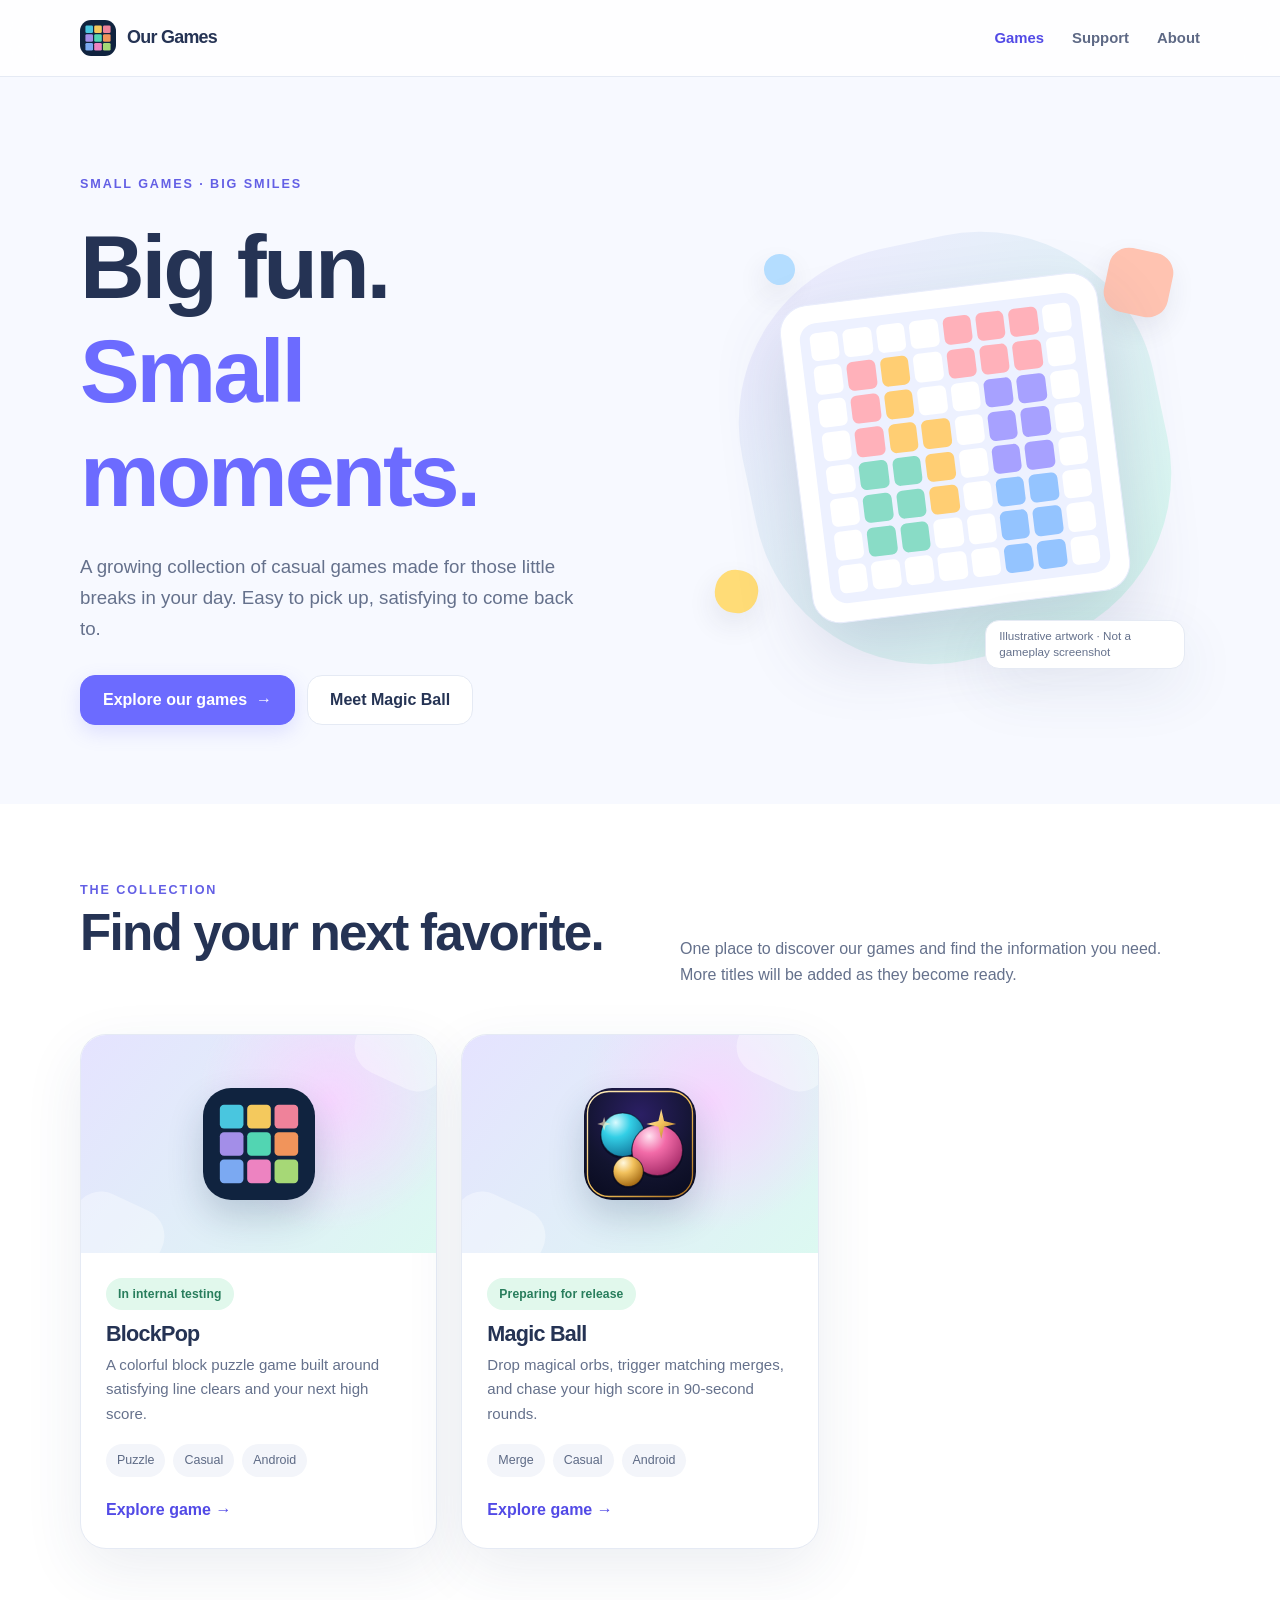
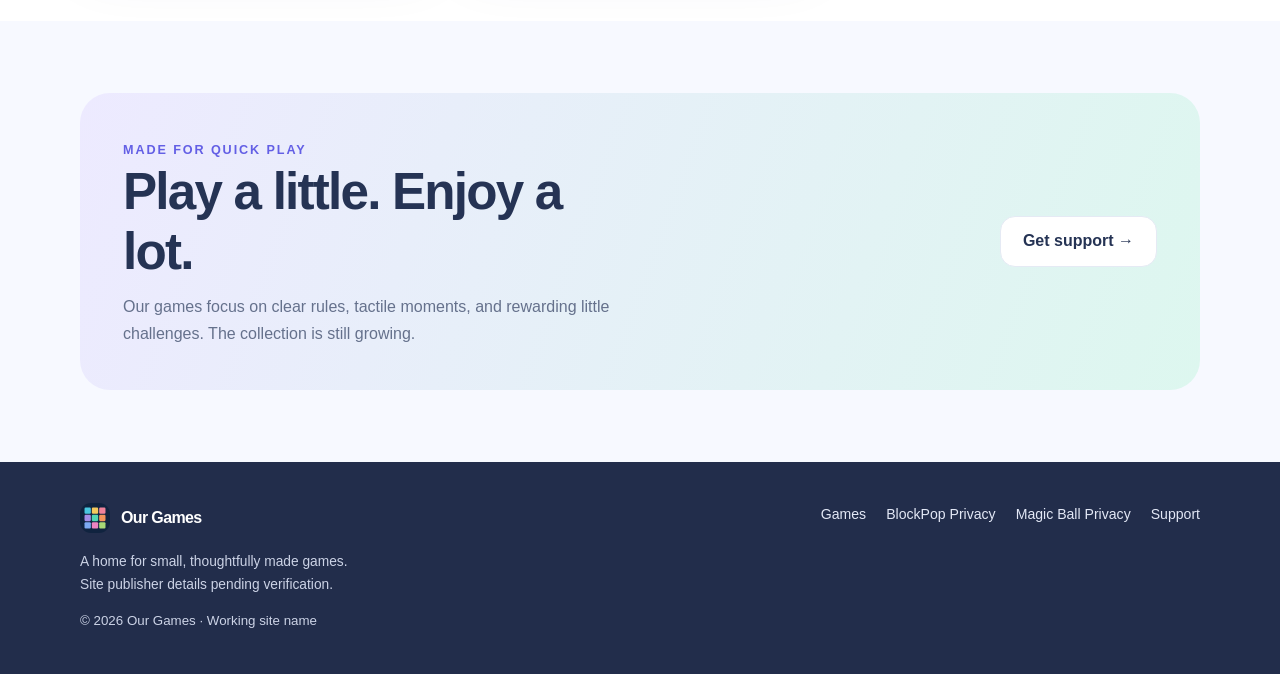
<file: index.html>
<!doctype html>
<html lang="en">
<head>
<meta charset="utf-8"><meta name="viewport" content="width=device-width,initial-scale=1">
<meta name="description" content="Discover BlockPop and Magic Ball, our growing collection of casual games. Browse details, privacy policies, and support.">
<title>Discover casual games | Our Games</title>
<link rel="icon" type="image/svg+xml" href="assets/blockpop-icon.svg">
<link rel="stylesheet" href="assets/styles.css">
</head>
<body>
<a class="skip" href="#main">Skip to content</a>
<header class="site-header"><div class="container topbar">
  <a class="brand" href="./" aria-label="Our Games home"><img class="brand-icon" src="assets/blockpop-icon.svg" alt="">Our Games</a>
  <nav class="main-nav" aria-label="Main navigation">
    <a href="./#games" aria-current="page">Games</a>
    <a href="support.html">Support</a>
    <a href="./#about">About</a>
  </nav>
</div></header>
<main id="main">
<section class="hero"><div class="container hero-layout">
  <div><span class="eyebrow">Small games · Big smiles</span>
    <h1>Big fun.<br><span class="accent">Small moments.</span></h1>
    <p class="lede">A growing collection of casual games made for those little breaks in your day. Easy to pick up, satisfying to come back to.</p>
    <div class="actions"><a class="button" href="#games">Explore our games <span aria-hidden="true">→</span></a><a class="button ghost" href="magicball/">Meet Magic Ball</a></div>
  </div>
  <div class="hero-visual" aria-label="Decorative illustration inspired by colorful block puzzles">
    <span class="float-dot dot-1" aria-hidden="true"></span><span class="float-dot dot-2" aria-hidden="true"></span><span class="float-dot dot-3" aria-hidden="true"></span>
    <div class="game-board" aria-hidden="true"><div class="board-grid" data-board></div></div>
    <span class="board-caption">Illustrative artwork · Not a gameplay screenshot</span>
  </div>
</div></section>
<section class="section section-alt" id="games"><div class="container">
  <div class="section-head"><div><span class="eyebrow">The collection</span><h2>Find your next favorite.</h2></div>
    <p>One place to discover our games and find the information you need. More titles will be added as they become ready.</p>
  </div>
  <div class="games" data-game-catalog>
    <article class="game-card"><div class="game-card-art"><img class="game-icon" src="assets/blockpop-icon.svg" width="112" height="112" alt="BlockPop app icon"></div>
      <div class="game-card-copy"><span class="badge mint">In internal testing</span><h3>BlockPop</h3>
      <p>A colorful block puzzle game built around satisfying line clears and your next high score.</p>
      <div class="pill-row"><span class="pill">Puzzle</span><span class="pill">Casual</span><span class="pill">Android</span></div>
      <a class="text-link" href="blockpop/">Explore game →</a></div>
    </article>
    <article class="game-card"><div class="game-card-art"><img class="game-icon" src="assets/magicball-icon.svg" width="112" height="112" alt="Magic Ball project vector artwork"></div>
      <div class="game-card-copy"><span class="badge peach">Preparing for release</span><h3>Magic Ball</h3>
      <p>Drop magical orbs, trigger matching merges, and chase your high score in 90-second rounds.</p>
      <div class="pill-row"><span class="pill">Merge</span><span class="pill">Casual</span><span class="pill">Android</span></div>
      <a class="text-link" href="magicball/">Explore game →</a></div>
    </article>
  </div>
</div></section>
<section class="section" id="about"><div class="container">
  <div class="info-strip"><div><span class="eyebrow">Made for quick play</span>
  <h2>Play a little. Enjoy a lot.</h2><p>Our games focus on clear rules, tactile moments, and rewarding little challenges. The collection is still growing.</p></div>
  <a class="button ghost" href="support.html">Get support →</a></div>
</div></section>
<script src="assets/site.js" defer></script>
</main>
<footer class="footer"><div class="container footer-inner">
  <div><a class="brand" href="./"><img class="brand-icon" src="assets/blockpop-icon.svg" alt="">Our Games</a><p class="small" style="max-width:390px;margin:10px 0">A home for small, thoughtfully made games.<br>Site publisher details pending verification.</p><small>© 2026 Our Games · Working site name</small></div>
  <nav class="footer-links" aria-label="Footer navigation">
    <a href="#games">Games</a>
    <a href="blockpop/privacy.html">BlockPop Privacy</a>
    <a href="magicball/privacy.html">Magic Ball Privacy</a>
    <a href="support.html">Support</a>
  </nav>
</div></footer>
</body></html>
</file>
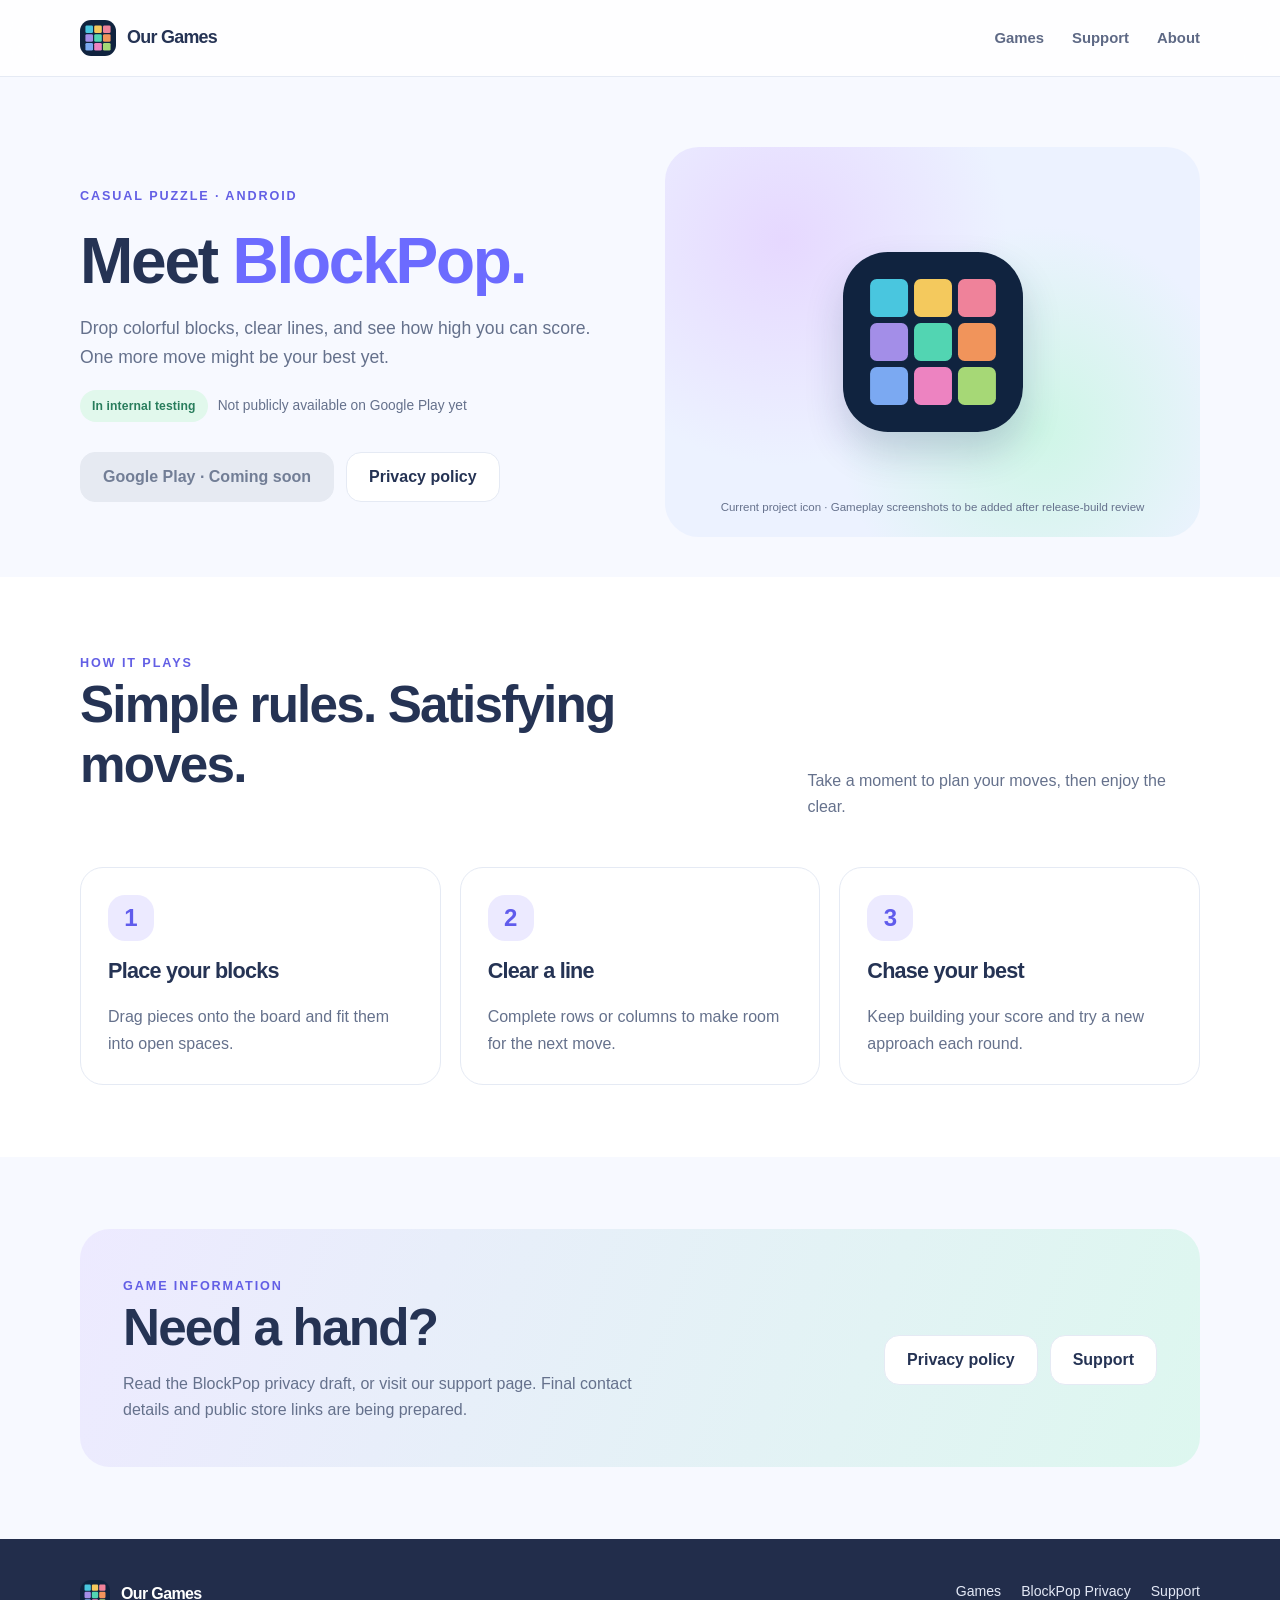
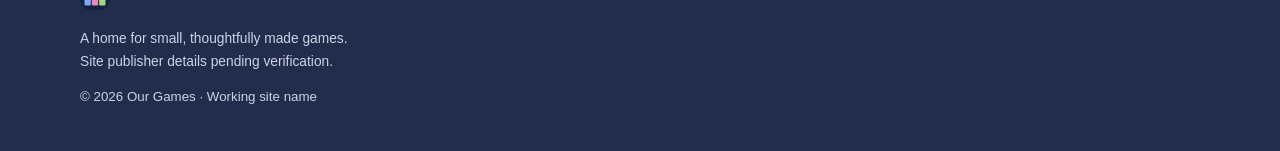
<file: blockpop/index.html>
<!doctype html>
<html lang="en">
<head>
<meta charset="utf-8"><meta name="viewport" content="width=device-width,initial-scale=1">
<meta name="description" content="BlockPop is a casual block puzzle game for Android, currently in internal testing.">
<title>BlockPop — Colorful Block Puzzle | Our Games</title>
<link rel="icon" type="image/svg+xml" href="../assets/blockpop-icon.svg">
<link rel="stylesheet" href="../assets/styles.css">
</head>
<body>
<a class="skip" href="#main">Skip to content</a>
<header class="site-header"><div class="container topbar">
  <a class="brand" href="../" aria-label="Our Games home"><img class="brand-icon" src="../assets/blockpop-icon.svg" alt="">Our Games</a>
  <nav class="main-nav" aria-label="Main navigation">
    <a href="../#games">Games</a>
    <a href="../support.html">Support</a>
    <a href="../#about">About</a>
  </nav>
</div></header>
<main id="main">
<section class="page-hero"><div class="container feature-hero">
  <div><span class="eyebrow">Casual puzzle · Android</span>
    <h1>Meet <span class="accent">BlockPop.</span></h1>
    <p>Drop colorful blocks, clear lines, and see how high you can score. One more move might be your best yet.</p>
    <div class="status-line"><span class="badge mint">In internal testing</span><span class="small muted">Not publicly available on Google Play yet</span></div>
    <div class="actions"><span class="button disabled" role="status" aria-label="Google Play download not yet available">Google Play · Coming soon</span><a class="button ghost" href="privacy.html">Privacy policy</a></div>
  </div>
  <div class="feature-art"><img src="../assets/blockpop-icon.svg" width="180" height="180" alt="BlockPop project app icon">
    <span class="art-note">Current project icon · Gameplay screenshots to be added after release-build review</span></div>
</div></section>
<section class="section section-alt"><div class="container">
  <div class="section-head"><div><span class="eyebrow">How it plays</span><h2>Simple rules. Satisfying moves.</h2></div>
  <p>Take a moment to plan your moves, then enjoy the clear.</p></div>
  <div class="three-up">
    <article class="feature-box"><div class="feature-icon" aria-hidden="true">1</div><h3>Place your blocks</h3><p>Drag pieces onto the board and fit them into open spaces.</p></article>
    <article class="feature-box"><div class="feature-icon" aria-hidden="true">2</div><h3>Clear a line</h3><p>Complete rows or columns to make room for the next move.</p></article>
    <article class="feature-box"><div class="feature-icon" aria-hidden="true">3</div><h3>Chase your best</h3><p>Keep building your score and try a new approach each round.</p></article>
  </div>
</div></section>
<section class="section"><div class="container">
  <div class="info-strip"><div><span class="eyebrow">Game information</span><h2>Need a hand?</h2>
  <p>Read the BlockPop privacy draft, or visit our support page. Final contact details and public store links are being prepared.</p></div>
  <div class="link-list"><a href="privacy.html" class="button ghost">Privacy policy</a><a href="../support.html" class="button ghost">Support</a></div></div>
</div></section>
</main>
<footer class="footer"><div class="container footer-inner">
  <div><a class="brand" href="../"><img class="brand-icon" src="../assets/blockpop-icon.svg" alt="">Our Games</a><p class="small" style="max-width:390px;margin:10px 0">A home for small, thoughtfully made games.<br>Site publisher details pending verification.</p><small>© 2026 Our Games · Working site name</small></div>
  <nav class="footer-links" aria-label="Footer navigation">
    <a href="../#games">Games</a>
    <a href="../blockpop/privacy.html">BlockPop Privacy</a>
    <a href="../support.html">Support</a>
  </nav>
</div></footer>
</body></html>
</file>
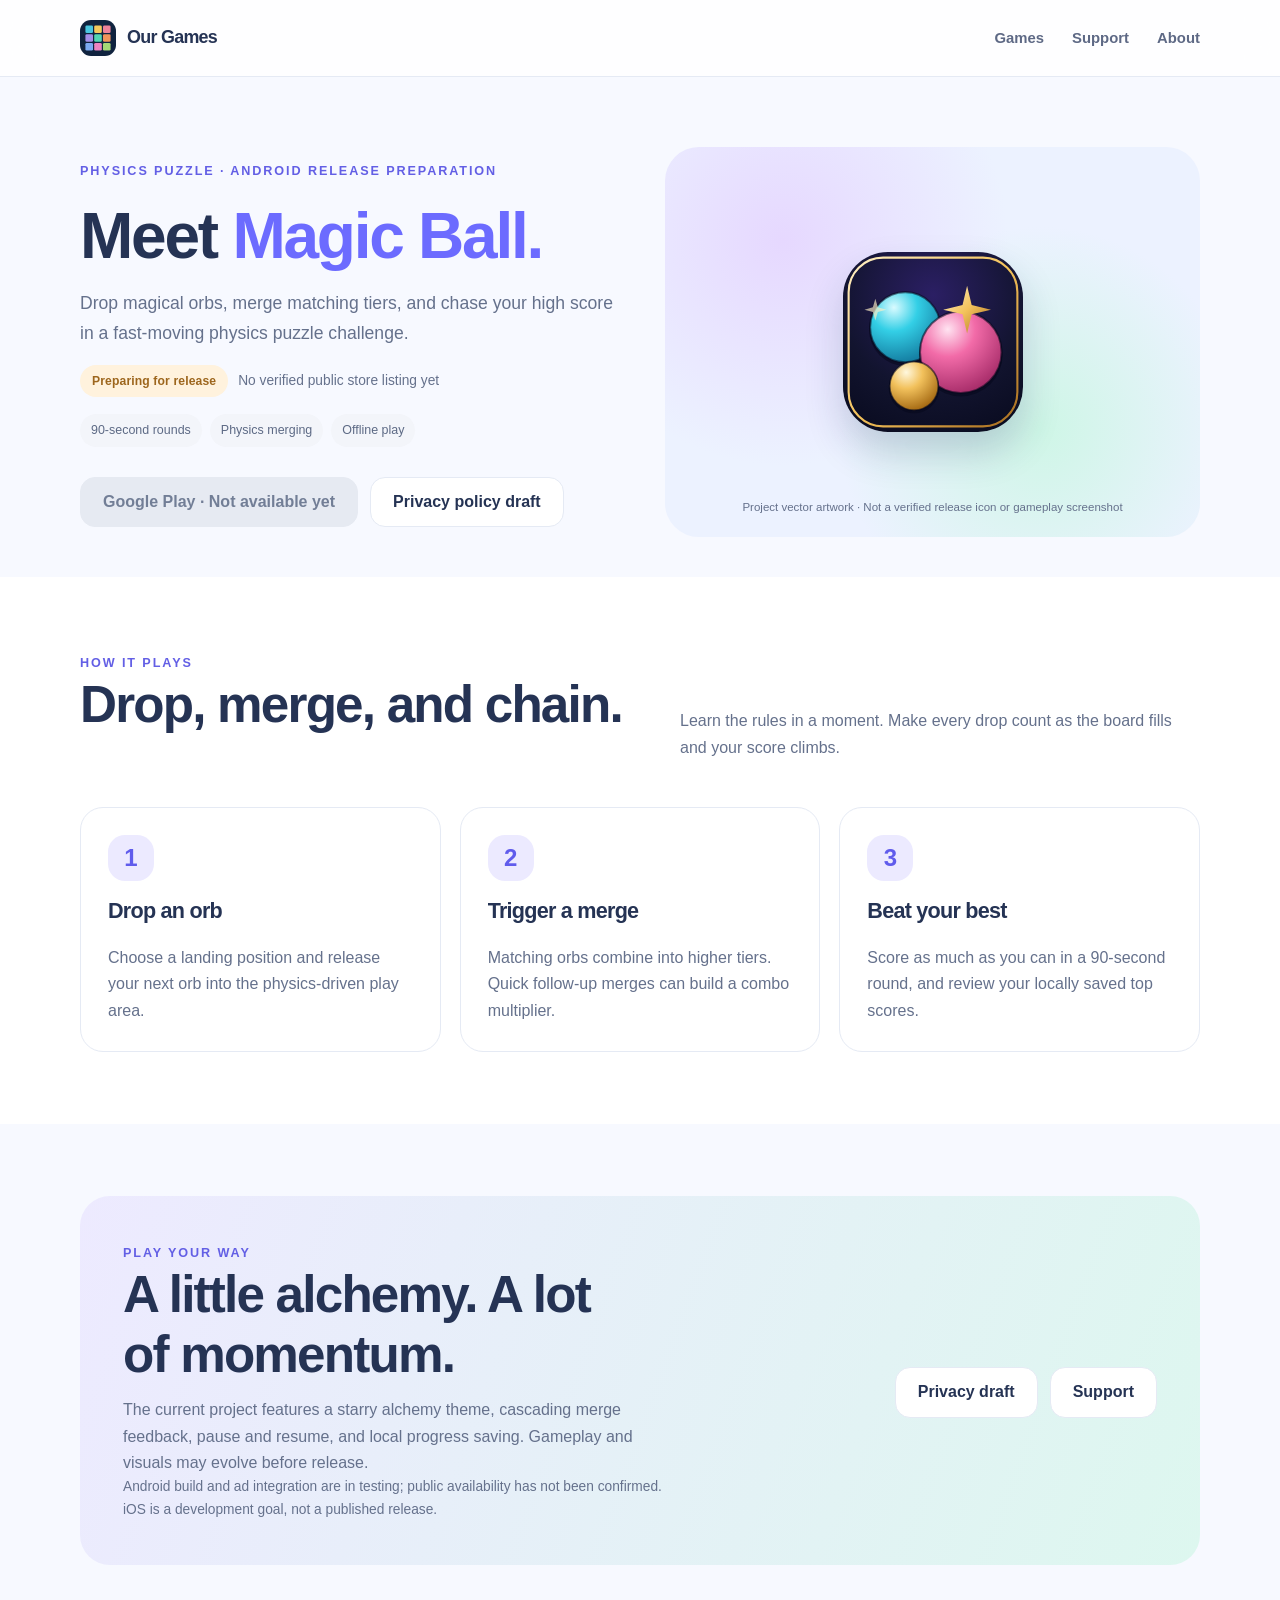
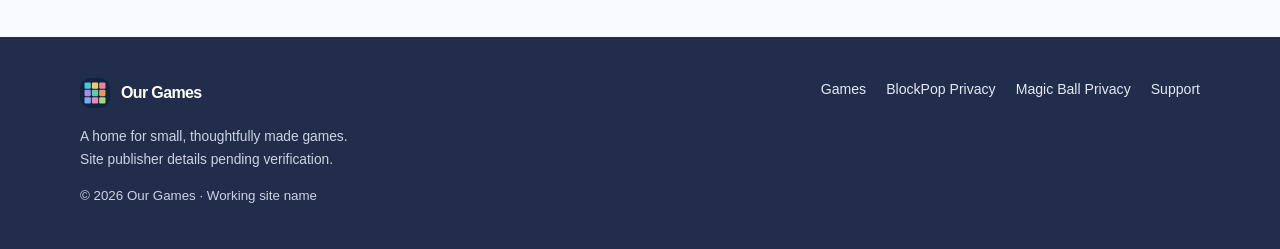
<file: magicball/index.html>
<!doctype html>
<html lang="en">
<head>
<meta charset="utf-8"><meta name="viewport" content="width=device-width,initial-scale=1">
<meta name="description" content="Explore Magic Ball, a fast-paced 90-second physics merge puzzle game with cascading merges and offline high scores. Currently preparing for release.">
<title>Magic Ball — Physics Merge Puzzle | Our Games</title>
<link rel="icon" type="image/svg+xml" href="../assets/magicball-icon.svg">
<link rel="stylesheet" href="../assets/styles.css">
</head>
<body>
<a class="skip" href="#main">Skip to content</a>
<header class="site-header"><div class="container topbar">
  <a class="brand" href="../" aria-label="Our Games home"><img class="brand-icon" src="../assets/blockpop-icon.svg" alt="">Our Games</a>
  <nav class="main-nav" aria-label="Main navigation">
    <a href="../#games">Games</a>
    <a href="../support.html">Support</a>
    <a href="../#about">About</a>
  </nav>
</div></header>
<main id="main">

<section class="page-hero"><div class="container feature-hero">
  <div>
    <span class="eyebrow">Physics puzzle · Android release preparation</span>
    <h1>Meet <span class="accent">Magic Ball.</span></h1>
    <p>Drop magical orbs, merge matching tiers, and chase your high score in a fast-moving physics puzzle challenge.</p>
    <div class="status-line"><span class="badge peach">Preparing for release</span><span class="small muted">No verified public store listing yet</span></div>
    <div class="pill-row"><span class="pill">90-second rounds</span><span class="pill">Physics merging</span><span class="pill">Offline play</span></div>
    <div class="actions">
      <span class="button disabled" role="status" aria-label="Store download not yet available">Google Play · Not available yet</span>
      <a class="button ghost" href="privacy.html">Privacy policy draft</a>
    </div>
  </div>
  <div class="feature-art">
    <img src="../assets/magicball-icon.svg" width="180" height="180" alt="Merge Drop project vector artwork: colorful magical orbs">
    <span class="art-note">Project vector artwork · Not a verified release icon or gameplay screenshot</span>
  </div>
</div></section>
<section class="section section-alt"><div class="container">
  <div class="section-head"><div><span class="eyebrow">How it plays</span><h2>Drop, merge, and chain.</h2></div>
    <p>Learn the rules in a moment. Make every drop count as the board fills and your score climbs.</p></div>
  <div class="three-up">
    <article class="feature-box"><div class="feature-icon" aria-hidden="true">1</div><h3>Drop an orb</h3><p>Choose a landing position and release your next orb into the physics-driven play area.</p></article>
    <article class="feature-box"><div class="feature-icon" aria-hidden="true">2</div><h3>Trigger a merge</h3><p>Matching orbs combine into higher tiers. Quick follow-up merges can build a combo multiplier.</p></article>
    <article class="feature-box"><div class="feature-icon" aria-hidden="true">3</div><h3>Beat your best</h3><p>Score as much as you can in a 90-second round, and review your locally saved top scores.</p></article>
  </div>
</div></section>
<section class="section"><div class="container">
  <div class="info-strip">
    <div><span class="eyebrow">Play your way</span><h2>A little alchemy. A lot of momentum.</h2>
      <p>The current project features a starry alchemy theme, cascading merge feedback, pause and resume, and local progress saving. Gameplay and visuals may evolve before release.</p>
      <p class="small">Android build and ad integration are in testing; public availability has not been confirmed. iOS is a development goal, not a published release.</p>
    </div>
    <div class="link-list"><a class="button ghost" href="privacy.html">Privacy draft</a><a class="button ghost" href="../support.html">Support</a></div>
  </div>
</div></section>

</main>
<footer class="footer"><div class="container footer-inner">
  <div><a class="brand" href="../"><img class="brand-icon" src="../assets/blockpop-icon.svg" alt="">Our Games</a><p class="small" style="max-width:390px;margin:10px 0">A home for small, thoughtfully made games.<br>Site publisher details pending verification.</p><small>© 2026 Our Games · Working site name</small></div>
  <nav class="footer-links" aria-label="Footer navigation">
    <a href="../#games">Games</a>
    <a href="../blockpop/privacy.html">BlockPop Privacy</a>
    <a href="privacy.html">Magic Ball Privacy</a>
    <a href="../support.html">Support</a>
  </nav>
</div></footer>
</body></html>
</file>
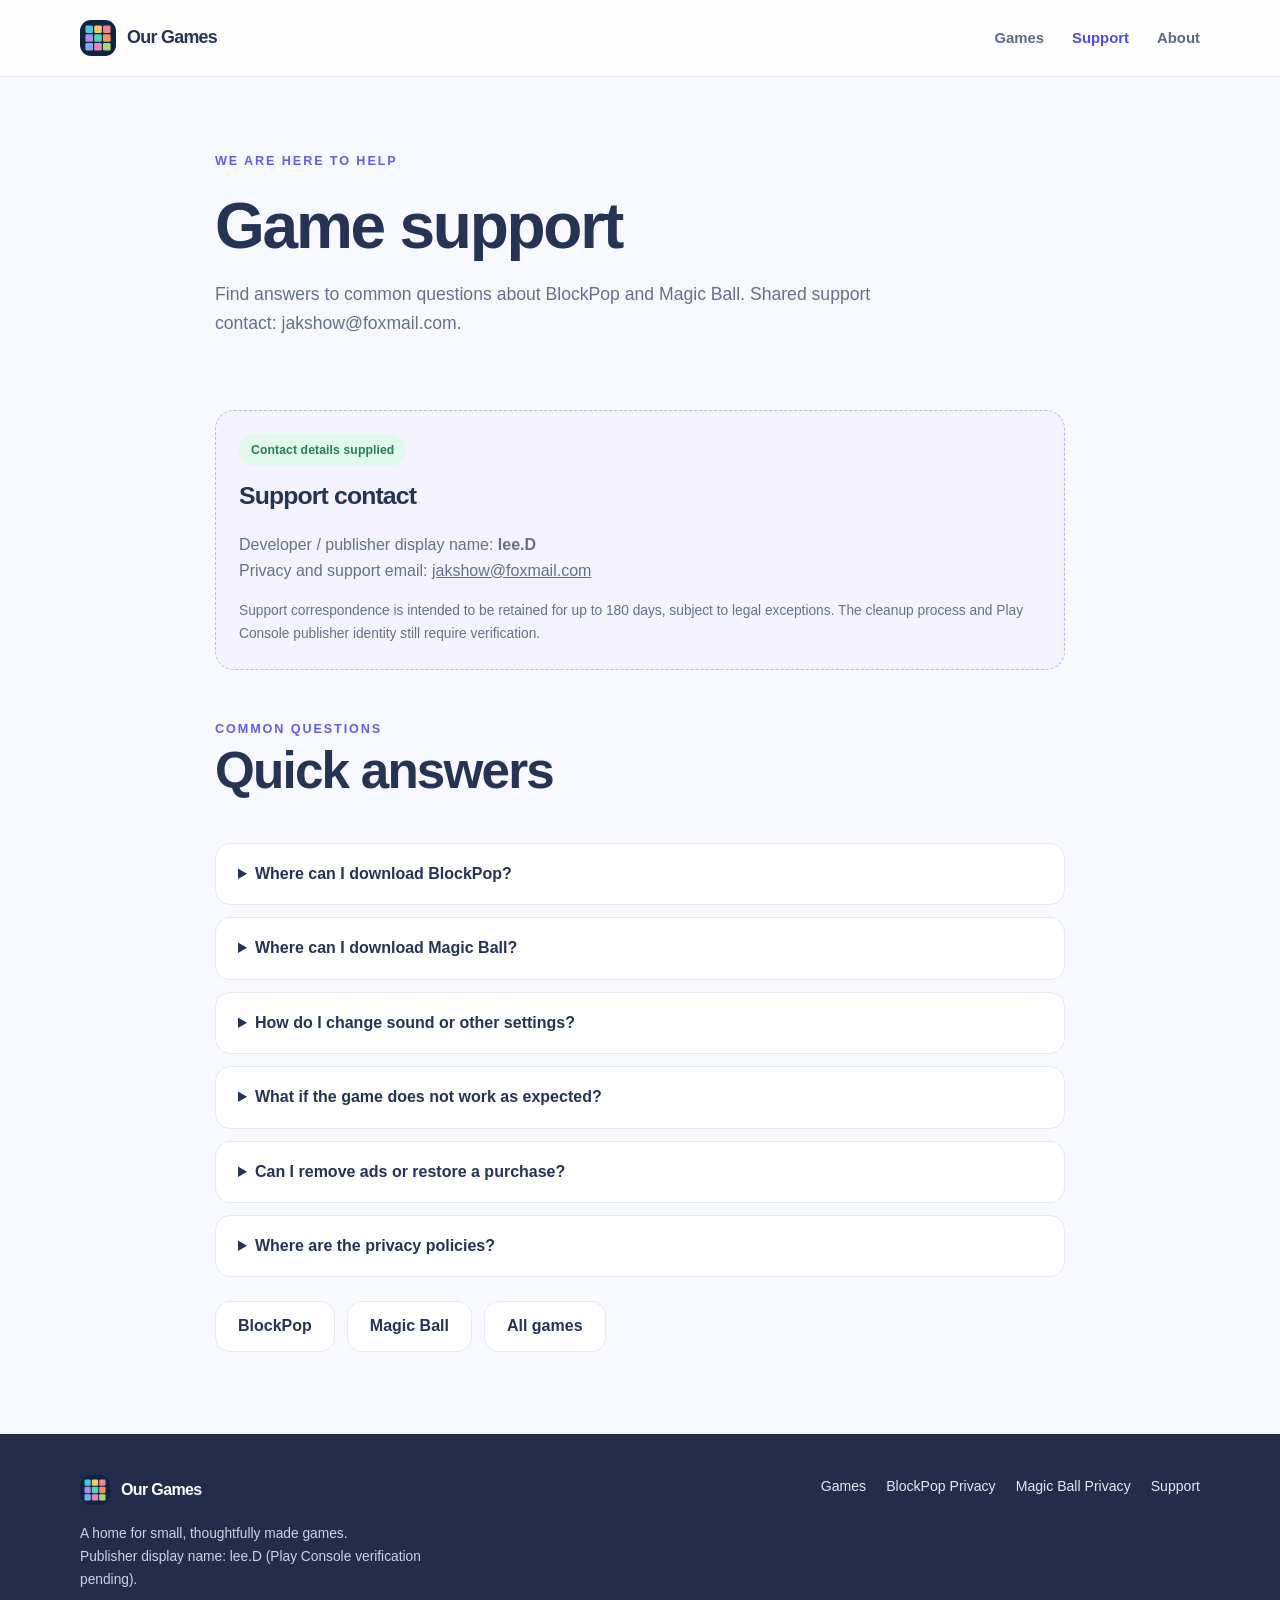
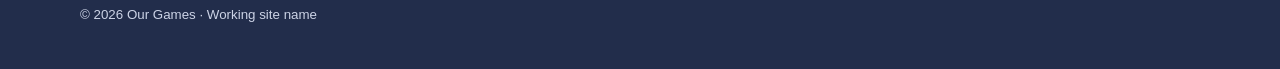
<file: support.html>
<!doctype html>
<html lang="en">
<head>
<meta charset="utf-8"><meta name="viewport" content="width=device-width,initial-scale=1">
<meta name="description" content="Find help for BlockPop, Magic Ball and our casual games. Publisher contact supplied; privacy and support disclosures are still in review.">
<title>Support | Our Games</title>
<link rel="icon" type="image/svg+xml" href="assets/blockpop-icon.svg">
<link rel="stylesheet" href="assets/styles.css">
</head>
<body>
<a class="skip" href="#main">Skip to content</a>
<header class="site-header"><div class="container topbar">
  <a class="brand" href="./" aria-label="Our Games home"><img class="brand-icon" src="assets/blockpop-icon.svg" alt="">Our Games</a>
  <nav class="main-nav" aria-label="Main navigation">
    <a href="./#games">Games</a>
    <a href="support.html" aria-current="page">Support</a>
    <a href="./#about">About</a>
  </nav>
</div></header>
<main id="main">
<section class="page-hero"><div class="container readable"><span class="eyebrow">We are here to help</span><h1>Game support</h1>
<p>Find answers to common questions about BlockPop and Magic Ball. Shared support contact: jakshow@foxmail.com.</p></div></section>
<section class="page-content"><div class="container readable">
  <div class="contact-panel"><span class="badge mint">Contact details supplied</span>
  <h2 style="font-size:1.55rem;margin-top:16px">Support contact</h2><p>Developer / publisher display name: <strong>lee.D</strong><br>Privacy and support email: <a href="mailto:jakshow@foxmail.com">jakshow@foxmail.com</a></p>
  <p class="small">Support correspondence is intended to be retained for up to 180 days, subject to legal exceptions. The cleanup process and Play Console publisher identity still require verification.</p></div>
  <div style="margin-top:45px"><span class="eyebrow">Common questions</span><h2>Quick answers</h2></div>
  <div class="faq">
    <details><summary>Where can I download BlockPop?</summary><p>BlockPop is currently in internal testing. A verified official store link will be added when the game is publicly available. We do not provide unofficial APK downloads here.</p></details>
    <details><summary>Where can I download Magic Ball?</summary><p>Magic Ball (Merge Drop) is preparing for release. An Android bundle has been built for testing, but an accessible public Google Play listing has not been verified. Do not download unofficial APKs.</p></details>
    <details><summary>How do I change sound or other settings?</summary><p>Open the in-game settings menu to adjust sound, music, and vibration where supported by your installed build.</p></details>
    <details><summary>What if the game does not work as expected?</summary><p>Try restarting the game and checking your device's available storage. When contacting support, include your game version, Android version, device model, and a short description of the issue. Do not share passwords or payment card numbers.</p></details>
    <details><summary>Can I remove ads or restore a purchase?</summary><p>Purchase and restore flows are under testing. Availability depends on the installed release and actual Google Play configuration; no live purchase or restore capability is promised yet.</p></details>
    <details><summary>Where are the privacy policies?</summary><p>See the <a href="blockpop/privacy.html">BlockPop privacy draft</a> and <a href="magicball/privacy.html">Magic Ball privacy draft</a>. The shared contact is provided; final SDK data disclosures still require review before Play submission.</p></details>
  </div>
  <div class="link-list"><a class="button ghost" href="blockpop/">BlockPop</a><a class="button ghost" href="magicball/">Magic Ball</a><a class="button ghost" href="./">All games</a></div>
</div></section>
</main>
<footer class="footer"><div class="container footer-inner">
  <div><a class="brand" href="./"><img class="brand-icon" src="assets/blockpop-icon.svg" alt="">Our Games</a><p class="small" style="max-width:390px;margin:10px 0">A home for small, thoughtfully made games.<br>Publisher display name: lee.D (Play Console verification pending).</p><small>© 2026 Our Games · Working site name</small></div>
  <nav class="footer-links" aria-label="Footer navigation">
    <a href="./#games">Games</a>
    <a href="blockpop/privacy.html">BlockPop Privacy</a>
    <a href="magicball/privacy.html">Magic Ball Privacy</a>
    <a href="support.html">Support</a>
  </nav>
</div></footer>
</body></html>
</file>
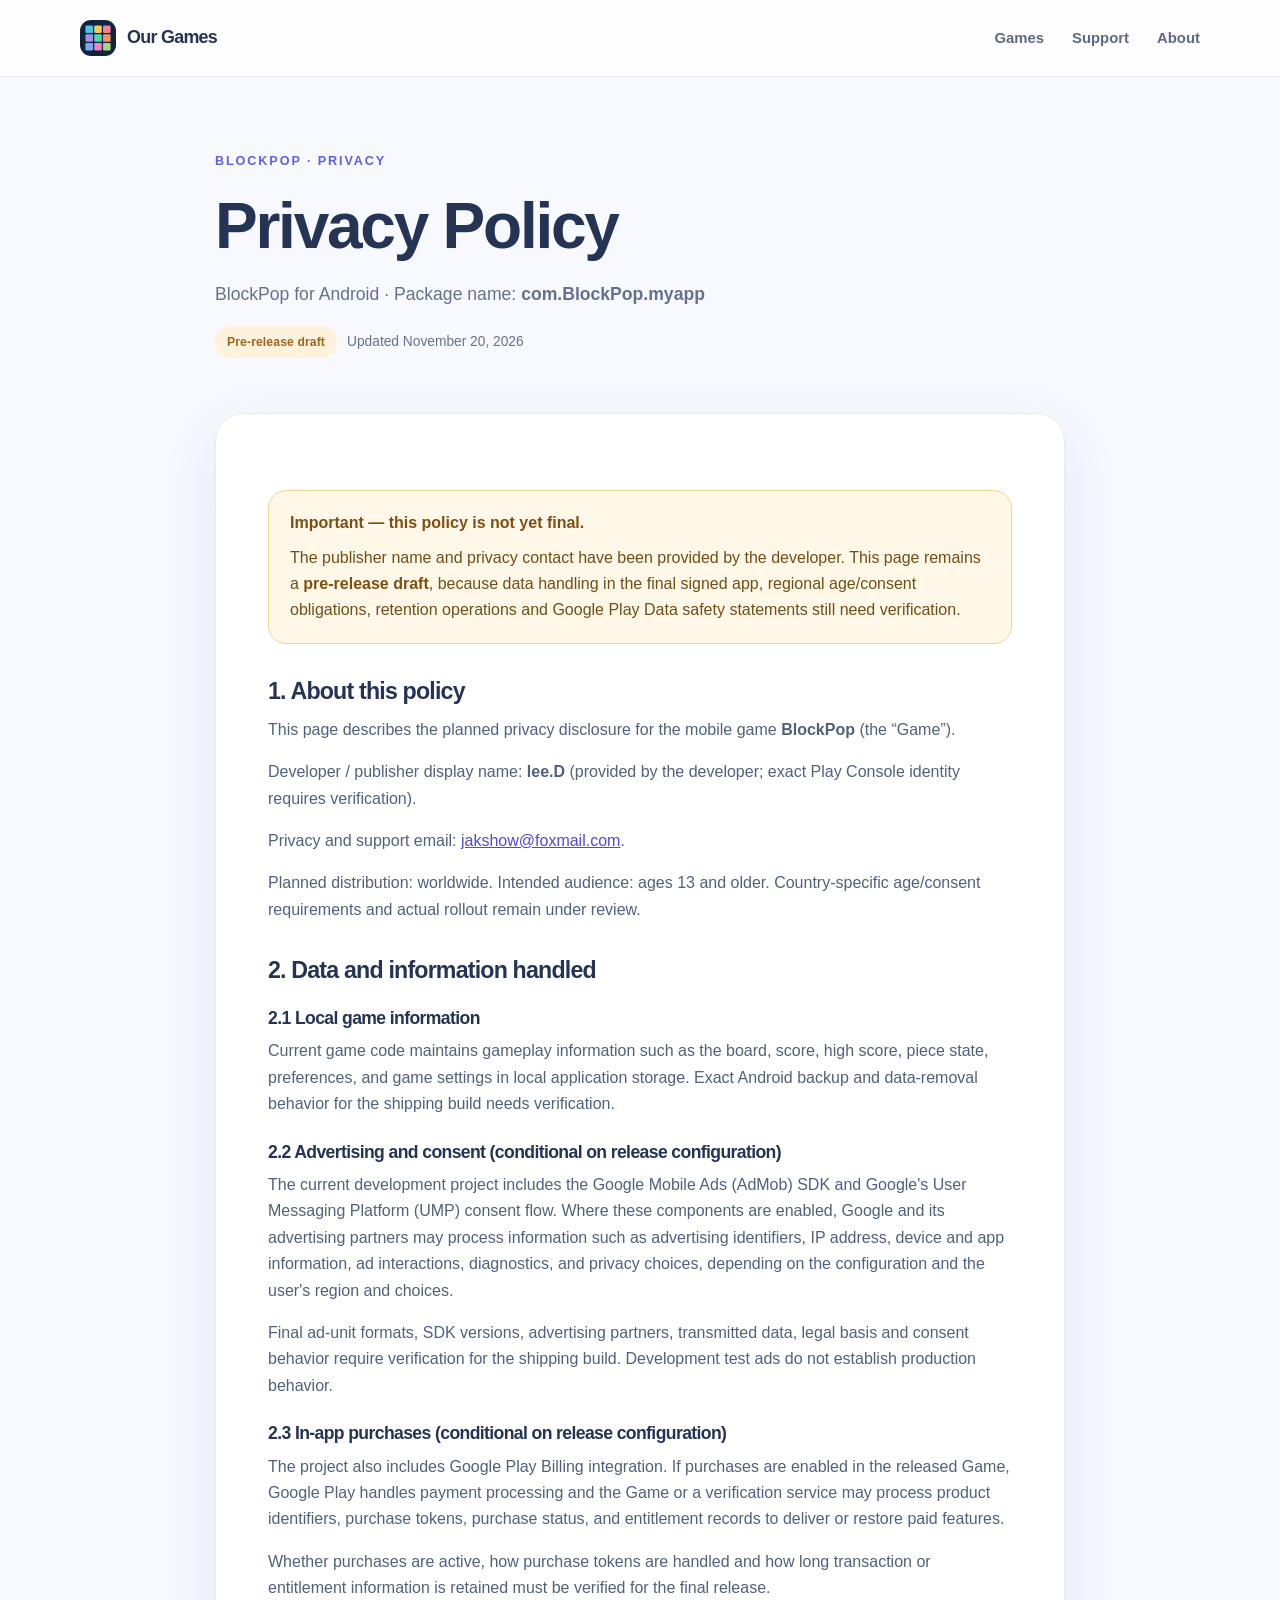
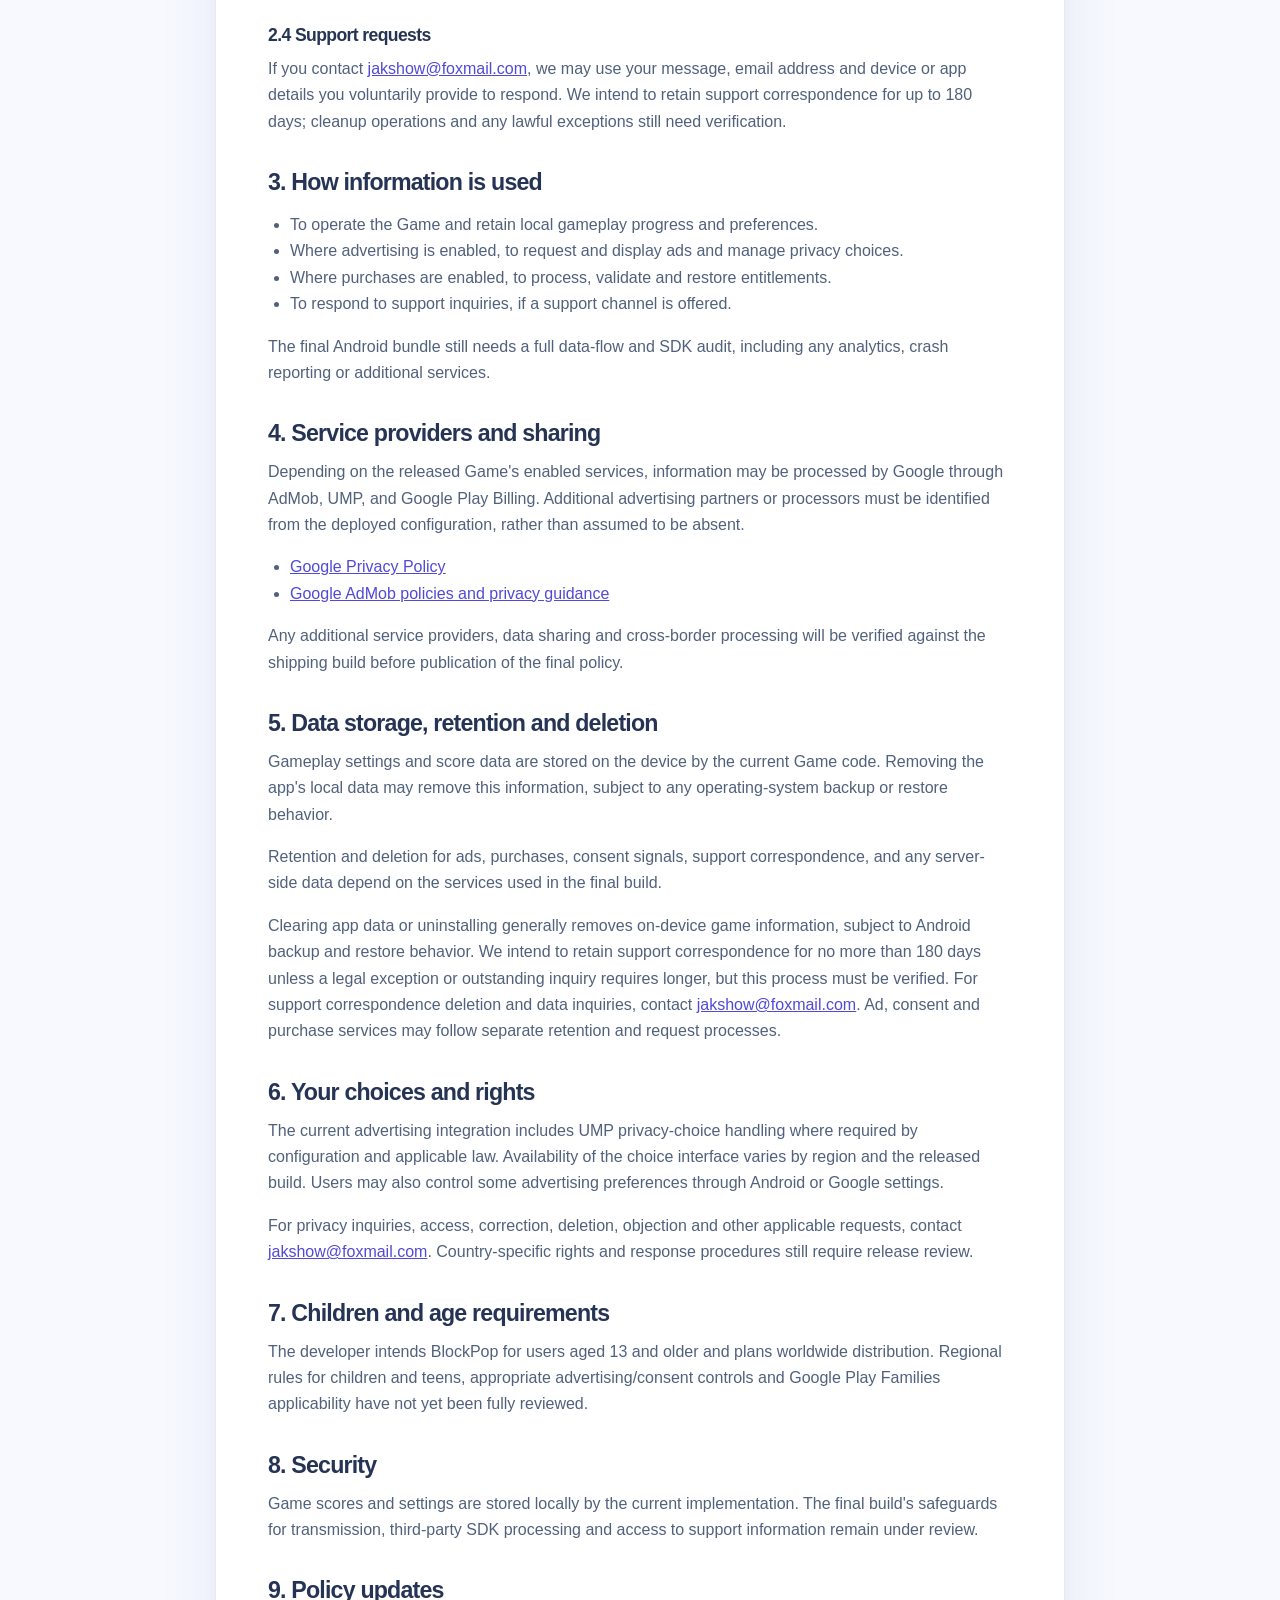
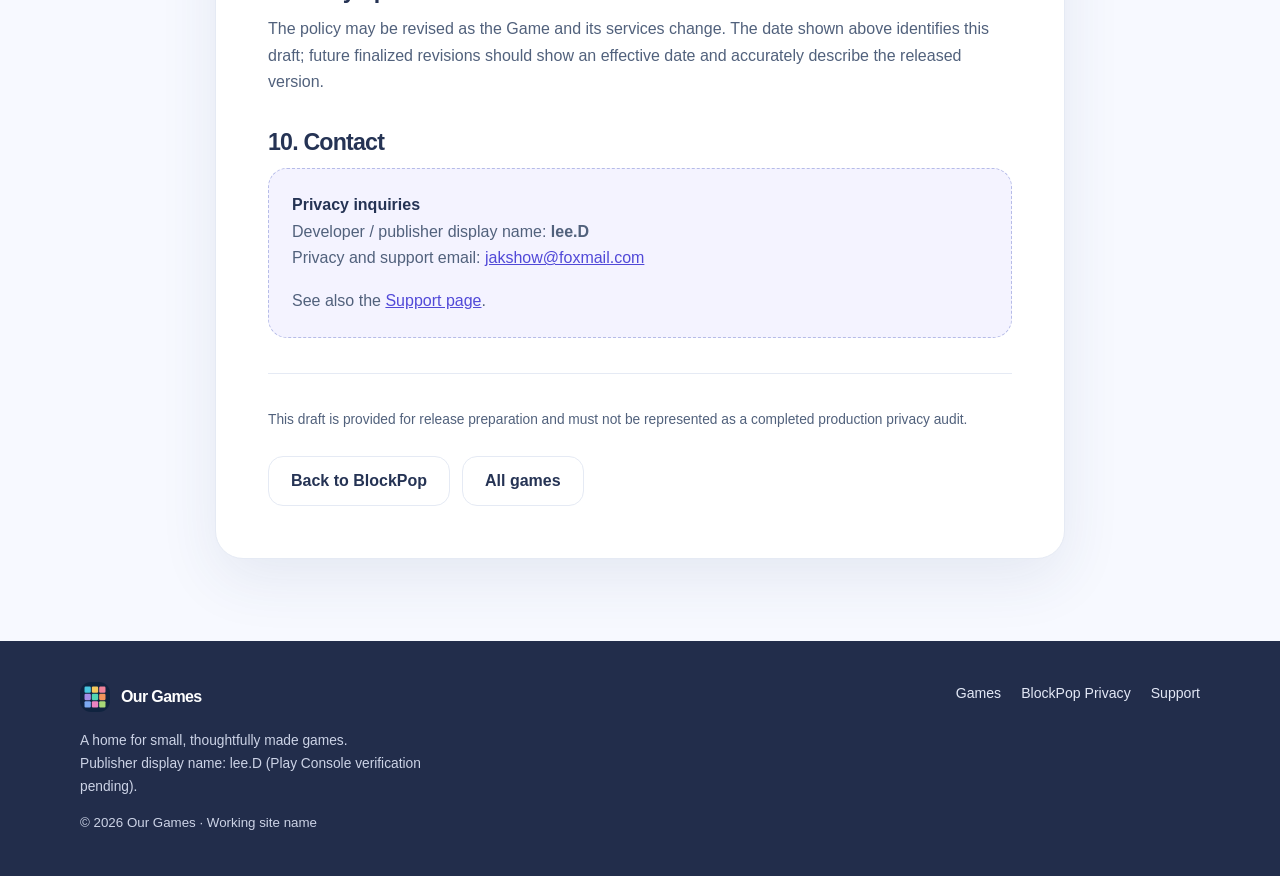
<file: blockpop/privacy.html>
<!doctype html>
<html lang="en">
<head>
<meta charset="utf-8"><meta name="viewport" content="width=device-width,initial-scale=1">
<meta name="description" content="Pre-release privacy policy draft for BlockPop; developer and data processing details are pending verification.">
<title>BlockPop Privacy Policy — Draft | Our Games</title>
<link rel="icon" type="image/svg+xml" href="../assets/blockpop-icon.svg">
<link rel="stylesheet" href="../assets/styles.css">
</head>
<body>
<a class="skip" href="#main">Skip to content</a>
<header class="site-header"><div class="container topbar">
  <a class="brand" href="../" aria-label="Our Games home"><img class="brand-icon" src="../assets/blockpop-icon.svg" alt="">Our Games</a>
  <nav class="main-nav" aria-label="Main navigation">
    <a href="../#games">Games</a>
    <a href="../support.html">Support</a>
    <a href="../#about">About</a>
  </nav>
</div></header>
<main id="main">
<section class="page-hero"><div class="container readable">
<span class="eyebrow">BlockPop · Privacy</span><h1>Privacy Policy</h1>
<p>BlockPop for Android · Package name: <strong>com.BlockPop.myapp</strong></p>
<div class="status-line"><span class="badge peach">Pre-release draft</span><span class="small muted">Updated November 20, 2026</span></div>
</div></section>
<section class="page-content"><div class="container readable">
<article class="document-card">
  <div class="notice" role="note"><strong>Important — this policy is not yet final.</strong>
  <p>The publisher name and privacy contact have been provided by the developer. This page remains a <strong>pre-release draft</strong>, because data handling in the final signed app, regional age/consent obligations, retention operations and Google Play Data safety statements still need verification.</p></div>

  <h2>1. About this policy</h2>
  <p>This page describes the planned privacy disclosure for the mobile game <strong>BlockPop</strong> (the “Game”).</p>
  <p>Developer / publisher display name: <strong>lee.D</strong> (provided by the developer; exact Play Console identity requires verification).</p>
  <p>Privacy and support email: <a href="mailto:jakshow@foxmail.com">jakshow@foxmail.com</a>.</p>
  <p>Planned distribution: worldwide. Intended audience: ages 13 and older. Country-specific age/consent requirements and actual rollout remain under review.</p>

  <h2>2. Data and information handled</h2>
  <h3>2.1 Local game information</h3>
  <p>Current game code maintains gameplay information such as the board, score, high score, piece state, preferences, and game settings in local application storage. Exact Android backup and data-removal behavior for the shipping build needs verification.</p>
  <h3>2.2 Advertising and consent (conditional on release configuration)</h3>
  <p>The current development project includes the Google Mobile Ads (AdMob) SDK and Google's User Messaging Platform (UMP) consent flow. Where these components are enabled, Google and its advertising partners may process information such as advertising identifiers, IP address, device and app information, ad interactions, diagnostics, and privacy choices, depending on the configuration and the user's region and choices.</p>
  <p>Final ad-unit formats, SDK versions, advertising partners, transmitted data, legal basis and consent behavior require verification for the shipping build. Development test ads do not establish production behavior.</p>
  <h3>2.3 In-app purchases (conditional on release configuration)</h3>
  <p>The project also includes Google Play Billing integration. If purchases are enabled in the released Game, Google Play handles payment processing and the Game or a verification service may process product identifiers, purchase tokens, purchase status, and entitlement records to deliver or restore paid features.</p>
  <p>Whether purchases are active, how purchase tokens are handled and how long transaction or entitlement information is retained must be verified for the final release.</p>
  <h3>2.4 Support requests</h3>
  <p>If you contact <a href="mailto:jakshow@foxmail.com">jakshow@foxmail.com</a>, we may use your message, email address and device or app details you voluntarily provide to respond. We intend to retain support correspondence for up to 180 days; cleanup operations and any lawful exceptions still need verification.</p>

  <h2>3. How information is used</h2>
  <ul>
    <li>To operate the Game and retain local gameplay progress and preferences.</li>
    <li>Where advertising is enabled, to request and display ads and manage privacy choices.</li>
    <li>Where purchases are enabled, to process, validate and restore entitlements.</li>
    <li>To respond to support inquiries, if a support channel is offered.</li>
  </ul>
  <p>The final Android bundle still needs a full data-flow and SDK audit, including any analytics, crash reporting or additional services.</p>

  <h2>4. Service providers and sharing</h2>
  <p>Depending on the released Game's enabled services, information may be processed by Google through AdMob, UMP, and Google Play Billing. Additional advertising partners or processors must be identified from the deployed configuration, rather than assumed to be absent.</p>
  <ul>
    <li><a href="https://policies.google.com/privacy" rel="noopener noreferrer" target="_blank">Google Privacy Policy</a></li>
    <li><a href="https://support.google.com/admob/answer/6128543" rel="noopener noreferrer" target="_blank">Google AdMob policies and privacy guidance</a></li>
  </ul>
  <p>Any additional service providers, data sharing and cross-border processing will be verified against the shipping build before publication of the final policy.</p>

  <h2>5. Data storage, retention and deletion</h2>
  <p>Gameplay settings and score data are stored on the device by the current Game code. Removing the app's local data may remove this information, subject to any operating-system backup or restore behavior.</p>
  <p>Retention and deletion for ads, purchases, consent signals, support correspondence, and any server-side data depend on the services used in the final build.</p>
  <p>Clearing app data or uninstalling generally removes on-device game information, subject to Android backup and restore behavior. We intend to retain support correspondence for no more than 180 days unless a legal exception or outstanding inquiry requires longer, but this process must be verified. For support correspondence deletion and data inquiries, contact <a href="mailto:jakshow@foxmail.com">jakshow@foxmail.com</a>. Ad, consent and purchase services may follow separate retention and request processes.</p>

  <h2>6. Your choices and rights</h2>
  <p>The current advertising integration includes UMP privacy-choice handling where required by configuration and applicable law. Availability of the choice interface varies by region and the released build. Users may also control some advertising preferences through Android or Google settings.</p>
  <p>For privacy inquiries, access, correction, deletion, objection and other applicable requests, contact <a href="mailto:jakshow@foxmail.com">jakshow@foxmail.com</a>. Country-specific rights and response procedures still require release review.</p>

  <h2>7. Children and age requirements</h2>
  <p>The developer intends BlockPop for users aged 13 and older and plans worldwide distribution. Regional rules for children and teens, appropriate advertising/consent controls and Google Play Families applicability have not yet been fully reviewed.</p>

  <h2>8. Security</h2>
  <p>Game scores and settings are stored locally by the current implementation. The final build's safeguards for transmission, third-party SDK processing and access to support information remain under review.</p>

  <h2>9. Policy updates</h2>
  <p>The policy may be revised as the Game and its services change. The date shown above identifies this draft; future finalized revisions should show an effective date and accurately describe the released version.</p>

  <h2>10. Contact</h2>
  <div class="contact-panel"><strong>Privacy inquiries</strong>
  <p>Developer / publisher display name: <strong>lee.D</strong><br>Privacy and support email: <a href="mailto:jakshow@foxmail.com">jakshow@foxmail.com</a></p>
  <p>See also the <a href="../support.html">Support page</a>.</p></div>

  <hr class="rule"><p class="small">This draft is provided for release preparation and must not be represented as a completed production privacy audit.</p>
  <div class="link-list"><a class="button ghost" href="./">Back to BlockPop</a><a class="button ghost" href="../">All games</a></div>
</article></div></section>
</main>
<footer class="footer"><div class="container footer-inner">
  <div><a class="brand" href="../"><img class="brand-icon" src="../assets/blockpop-icon.svg" alt="">Our Games</a><p class="small" style="max-width:390px;margin:10px 0">A home for small, thoughtfully made games.<br>Publisher display name: lee.D (Play Console verification pending).</p><small>© 2026 Our Games · Working site name</small></div>
  <nav class="footer-links" aria-label="Footer navigation">
    <a href="../#games">Games</a>
    <a href="../blockpop/privacy.html">BlockPop Privacy</a>
    <a href="../support.html">Support</a>
  </nav>
</div></footer>
</body></html>
</file>
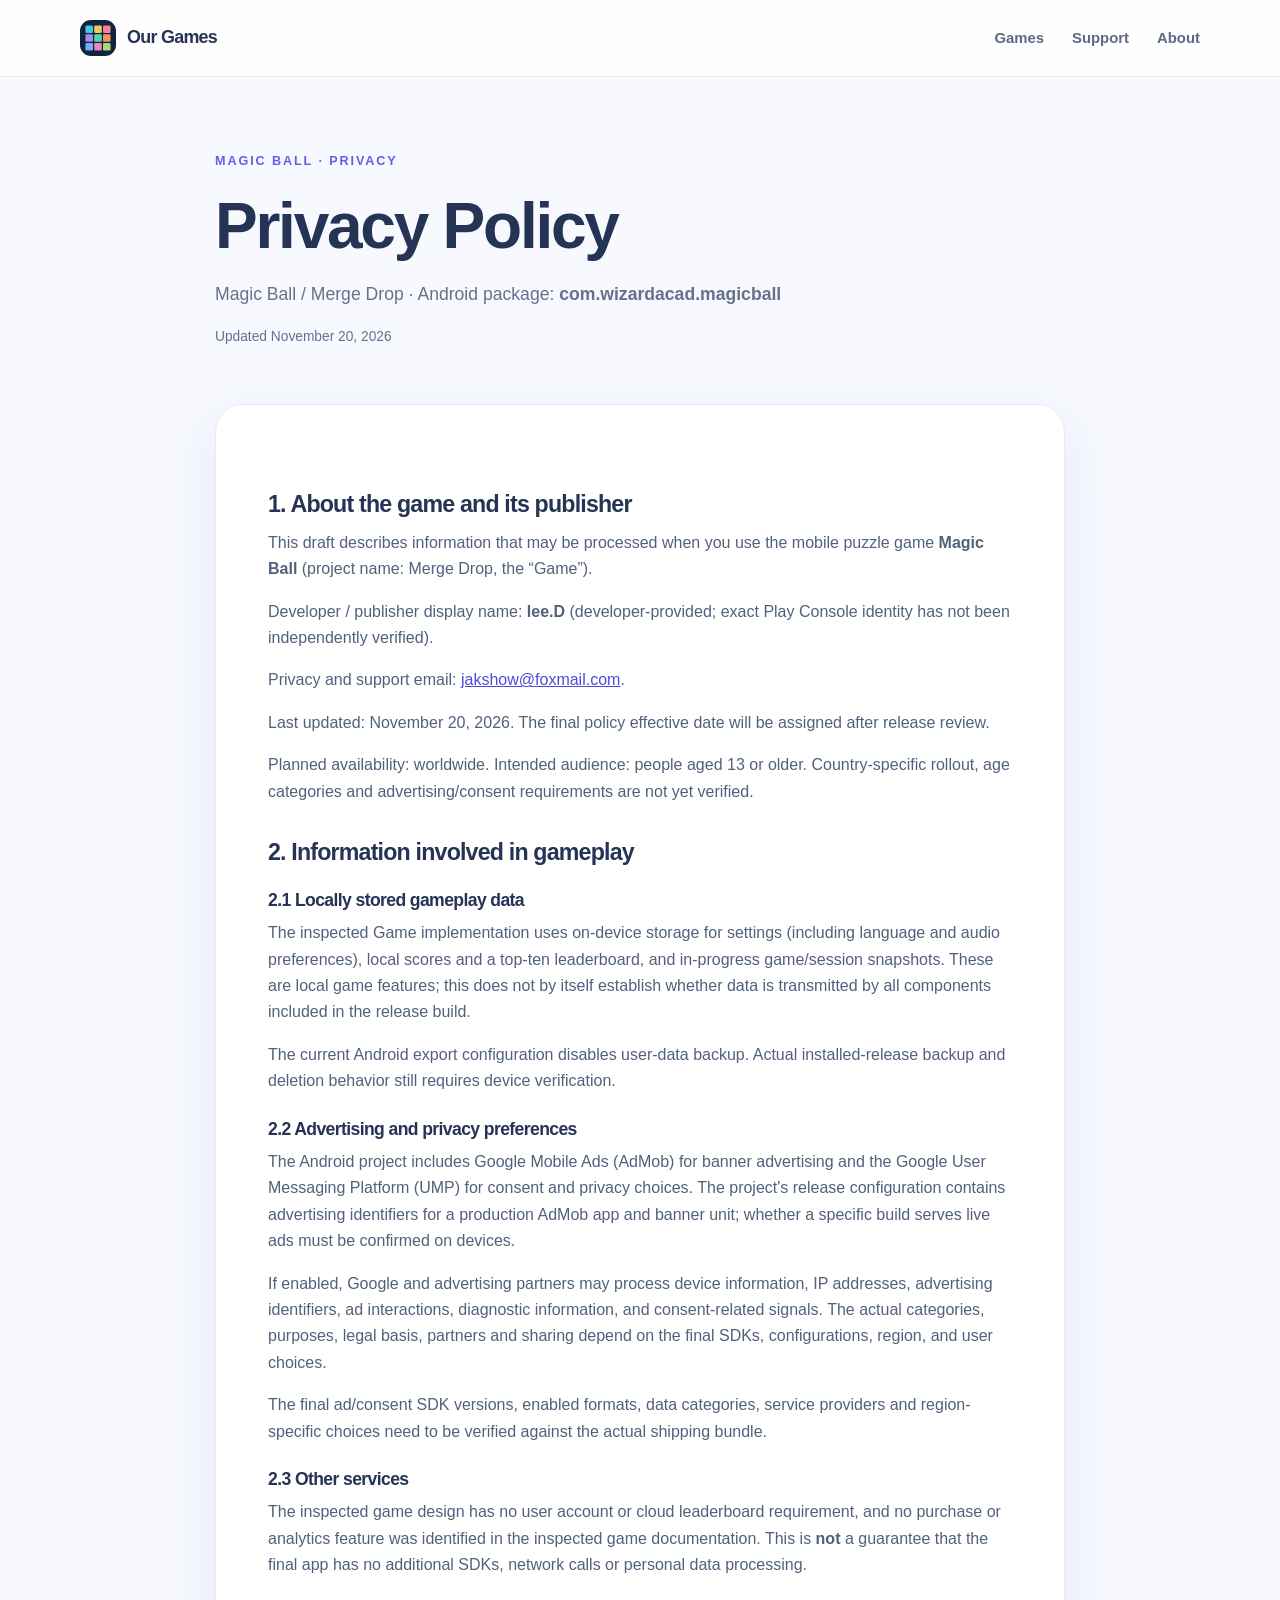
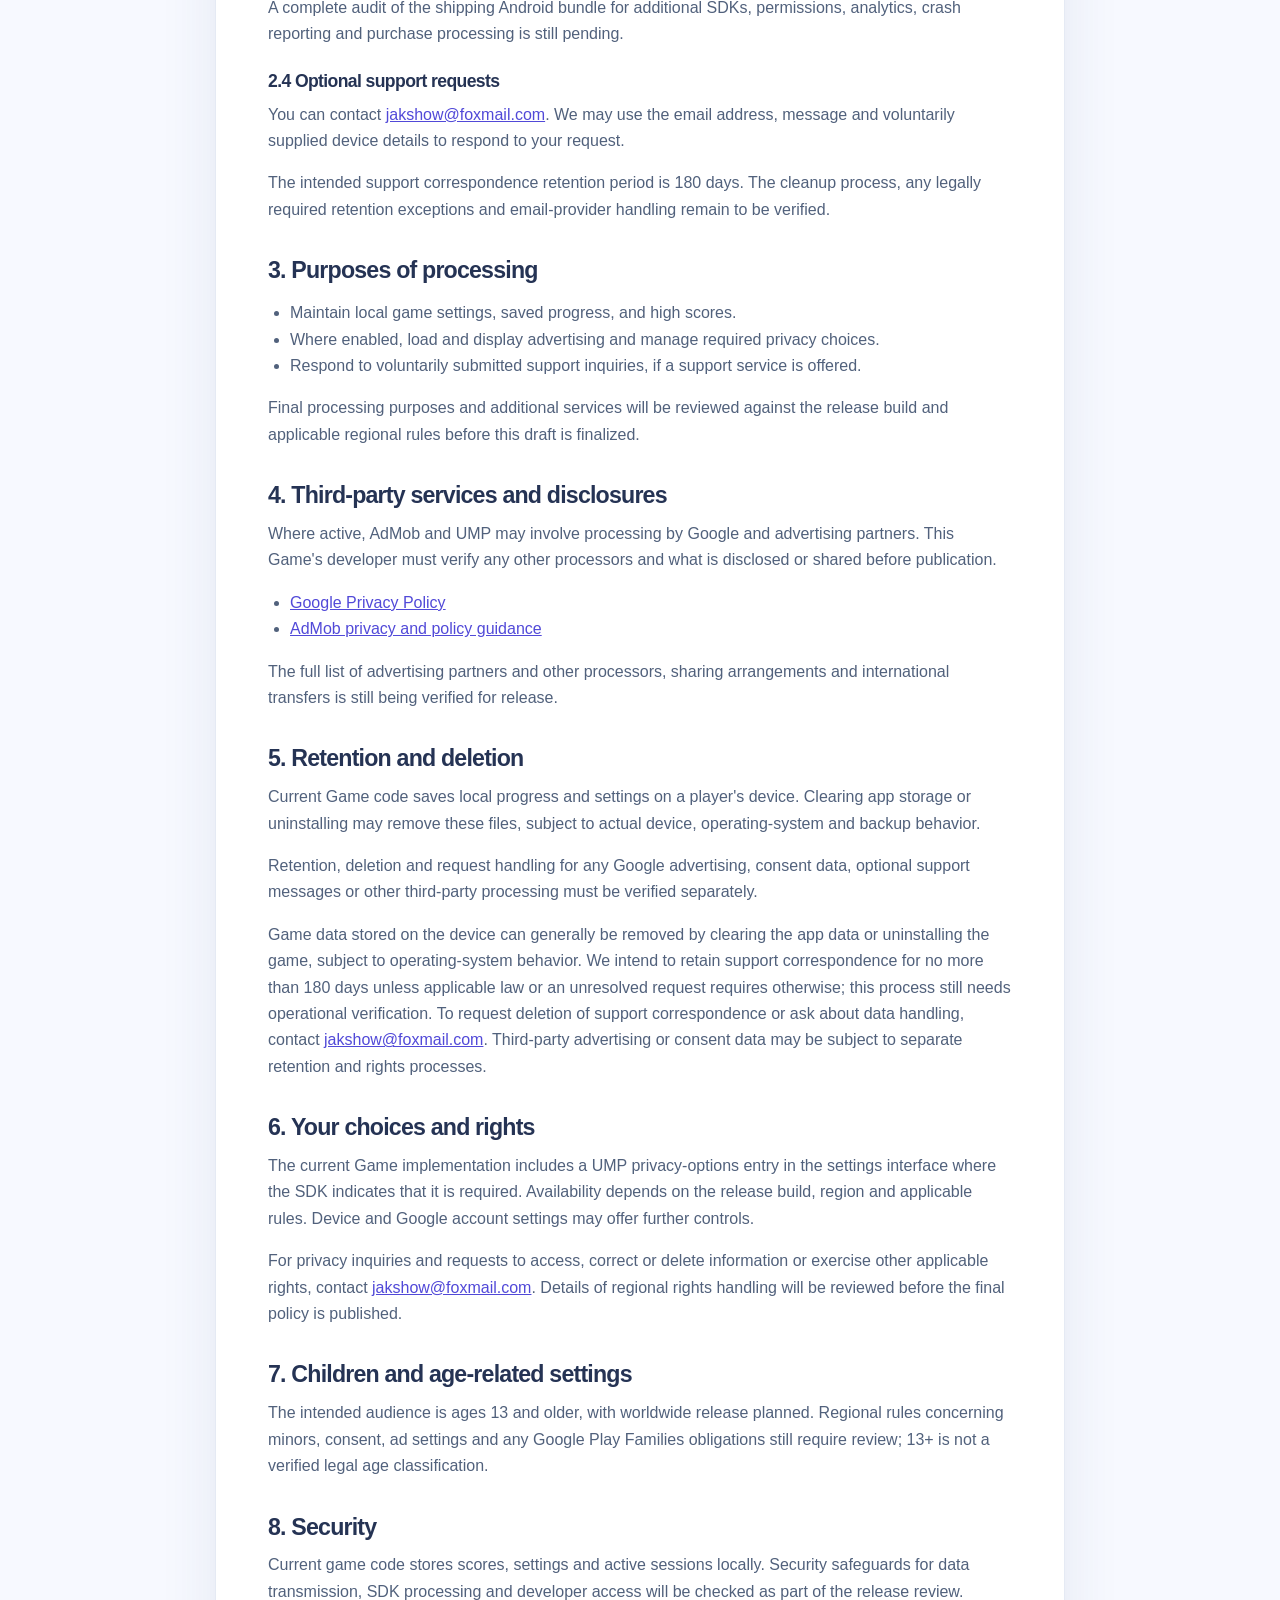
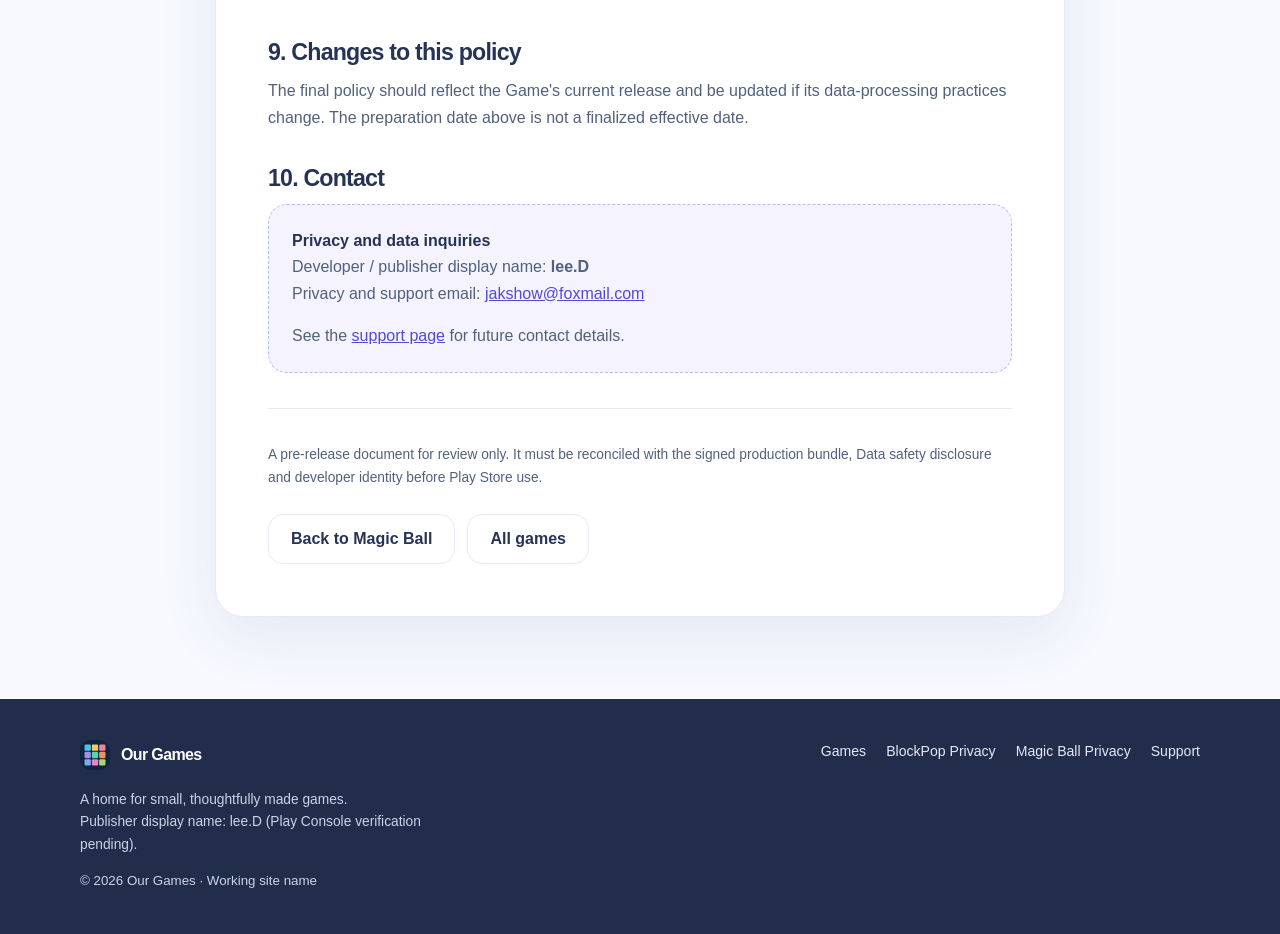
<file: magicball/privacy.html>
<!doctype html>
<html lang="en">
<head>
<meta charset="utf-8"><meta name="viewport" content="width=device-width,initial-scale=1">
<meta name="description" content="Privacy policy draft for Magic Ball (com.wizardacad.magicball). Contact information, data disclosures and release configuration require verification before Play submission.">
<title>Magic Ball Privacy Policy — Pre-release Draft | Our Games</title>
<link rel="icon" type="image/svg+xml" href="../assets/magicball-icon.svg">
<link rel="stylesheet" href="../assets/styles.css">
</head>
<body>
<a class="skip" href="#main">Skip to content</a>
<header class="site-header"><div class="container topbar">
  <a class="brand" href="../" aria-label="Our Games home"><img class="brand-icon" src="../assets/blockpop-icon.svg" alt="">Our Games</a>
  <nav class="main-nav" aria-label="Main navigation">
    <a href="../#games">Games</a>
    <a href="../support.html">Support</a>
    <a href="../#about">About</a>
  </nav>
</div></header>
<main id="main">

<section class="page-hero"><div class="container readable">
  <span class="eyebrow">Magic Ball · Privacy</span><h1>Privacy Policy</h1>
  <p>Magic Ball / Merge Drop · Android package: <strong>com.wizardacad.magicball</strong></p>
  <div class="status-line"><span class="small muted">Updated November 20, 2026</span></div>
</div></section>
<section class="page-content"><div class="container readable">
<article class="document-card">
  <h2>1. About the game and its publisher</h2>
  <p>This draft describes information that may be processed when you use the mobile puzzle game <strong>Magic Ball</strong> (project name: Merge Drop, the “Game”).</p>
  <p>Developer / publisher display name: <strong>lee.D</strong> (developer-provided; exact Play Console identity has not been independently verified).</p>
  <p>Privacy and support email: <a href="mailto:jakshow@foxmail.com">jakshow@foxmail.com</a>.</p>
  <p>Last updated: November 20, 2026. The final policy effective date will be assigned after release review.</p><p>Planned availability: worldwide. Intended audience: people aged 13 or older. Country-specific rollout, age categories and advertising/consent requirements are not yet verified.</p>
  <h2>2. Information involved in gameplay</h2>
  <h3>2.1 Locally stored gameplay data</h3>
  <p>The inspected Game implementation uses on-device storage for settings (including language and audio preferences), local scores and a top-ten leaderboard, and in-progress game/session snapshots. These are local game features; this does not by itself establish whether data is transmitted by all components included in the release build.</p>
  <p>The current Android export configuration disables user-data backup. Actual installed-release backup and deletion behavior still requires device verification.</p>
  <h3>2.2 Advertising and privacy preferences</h3>
  <p>The Android project includes Google Mobile Ads (AdMob) for banner advertising and the Google User Messaging Platform (UMP) for consent and privacy choices. The project's release configuration contains advertising identifiers for a production AdMob app and banner unit; whether a specific build serves live ads must be confirmed on devices.</p>
  <p>If enabled, Google and advertising partners may process device information, IP addresses, advertising identifiers, ad interactions, diagnostic information, and consent-related signals. The actual categories, purposes, legal basis, partners and sharing depend on the final SDKs, configurations, region, and user choices.</p>
  <p>The final ad/consent SDK versions, enabled formats, data categories, service providers and region-specific choices need to be verified against the actual shipping bundle.</p>
  <h3>2.3 Other services</h3>
  <p>The inspected game design has no user account or cloud leaderboard requirement, and no purchase or analytics feature was identified in the inspected game documentation. This is <strong>not</strong> a guarantee that the final app has no additional SDKs, network calls or personal data processing.</p>
  <p>A complete audit of the shipping Android bundle for additional SDKs, permissions, analytics, crash reporting and purchase processing is still pending.</p>
  <h3>2.4 Optional support requests</h3>
  <p>You can contact <a href="mailto:jakshow@foxmail.com">jakshow@foxmail.com</a>. We may use the email address, message and voluntarily supplied device details to respond to your request.</p>
  <p>The intended support correspondence retention period is 180 days. The cleanup process, any legally required retention exceptions and email-provider handling remain to be verified.</p>
  <h2>3. Purposes of processing</h2>
  <ul>
    <li>Maintain local game settings, saved progress, and high scores.</li>
    <li>Where enabled, load and display advertising and manage required privacy choices.</li>
    <li>Respond to voluntarily submitted support inquiries, if a support service is offered.</li>
  </ul>
  <p>Final processing purposes and additional services will be reviewed against the release build and applicable regional rules before this draft is finalized.</p>
  <h2>4. Third-party services and disclosures</h2>
  <p>Where active, AdMob and UMP may involve processing by Google and advertising partners. This Game's developer must verify any other processors and what is disclosed or shared before publication.</p>
  <ul>
    <li><a href="https://policies.google.com/privacy" target="_blank" rel="noopener noreferrer">Google Privacy Policy</a></li>
    <li><a href="https://support.google.com/admob/answer/6128543" target="_blank" rel="noopener noreferrer">AdMob privacy and policy guidance</a></li>
  </ul>
  <p>The full list of advertising partners and other processors, sharing arrangements and international transfers is still being verified for release.</p>
  <h2>5. Retention and deletion</h2>
  <p>Current Game code saves local progress and settings on a player's device. Clearing app storage or uninstalling may remove these files, subject to actual device, operating-system and backup behavior.</p>
  <p>Retention, deletion and request handling for any Google advertising, consent data, optional support messages or other third-party processing must be verified separately.</p>
  <p>Game data stored on the device can generally be removed by clearing the app data or uninstalling the game, subject to operating-system behavior. We intend to retain support correspondence for no more than 180 days unless applicable law or an unresolved request requires otherwise; this process still needs operational verification. To request deletion of support correspondence or ask about data handling, contact <a href="mailto:jakshow@foxmail.com">jakshow@foxmail.com</a>. Third-party advertising or consent data may be subject to separate retention and rights processes.</p>
  <h2>6. Your choices and rights</h2>
  <p>The current Game implementation includes a UMP privacy-options entry in the settings interface where the SDK indicates that it is required. Availability depends on the release build, region and applicable rules. Device and Google account settings may offer further controls.</p>
  <p>For privacy inquiries and requests to access, correct or delete information or exercise other applicable rights, contact <a href="mailto:jakshow@foxmail.com">jakshow@foxmail.com</a>. Details of regional rights handling will be reviewed before the final policy is published.</p>
  <h2>7. Children and age-related settings</h2>
  <p>The intended audience is ages 13 and older, with worldwide release planned. Regional rules concerning minors, consent, ad settings and any Google Play Families obligations still require review; 13+ is not a verified legal age classification.</p>
  <h2>8. Security</h2>
  <p>Current game code stores scores, settings and active sessions locally. Security safeguards for data transmission, SDK processing and developer access will be checked as part of the release review.</p>
  <h2>9. Changes to this policy</h2>
  <p>The final policy should reflect the Game's current release and be updated if its data-processing practices change. The preparation date above is not a finalized effective date.</p>
  <h2>10. Contact</h2>
  <div class="contact-panel"><strong>Privacy and data inquiries</strong>
    <p>Developer / publisher display name: <strong>lee.D</strong><br>Privacy and support email: <a href="mailto:jakshow@foxmail.com">jakshow@foxmail.com</a></p>
    <p>See the <a href="../support.html">support page</a> for future contact details.</p>
  </div>
  <hr class="rule">
  <p class="small">A pre-release document for review only. It must be reconciled with the signed production bundle, Data safety disclosure and developer identity before Play Store use.</p>
  <div class="link-list"><a class="button ghost" href="./">Back to Magic Ball</a><a class="button ghost" href="../">All games</a></div>
</article></div></section>

</main>
<footer class="footer"><div class="container footer-inner">
  <div><a class="brand" href="../"><img class="brand-icon" src="../assets/blockpop-icon.svg" alt="">Our Games</a><p class="small" style="max-width:390px;margin:10px 0">A home for small, thoughtfully made games.<br>Publisher display name: lee.D (Play Console verification pending).</p><small>© 2026 Our Games · Working site name</small></div>
  <nav class="footer-links" aria-label="Footer navigation">
    <a href="../#games">Games</a>
    <a href="../blockpop/privacy.html">BlockPop Privacy</a>
    <a href="privacy.html">Magic Ball Privacy</a>
    <a href="../support.html">Support</a>
  </nav>
</div></footer>
</body></html>
</file>
<file: assets/styles.css>
:root{color-scheme:light;--ink:#253354;--muted:#65718c;--line:#e5eaf4;--paper:#fff;--bg:#f7f9ff;--purple:#6c6bff;--purple-deep:#524ae6;--mint:#9be9ca;--rose:#ffb7c2;--yellow:#ffe39a;--shadow:0 20px 60px rgba(49,65,108,.09)}
*{box-sizing:border-box}html{scroll-behavior:smooth}body{margin:0;color:var(--ink);background:var(--bg);font:16px/1.65 -apple-system,BlinkMacSystemFont,"Segoe UI",Arial,sans-serif}a{color:inherit}a:focus-visible,button:focus-visible{outline:3px solid var(--purple);outline-offset:4px}img{max-width:100%;display:block}h1,h2,h3,p{margin-top:0}h1,h2,h3{line-height:1.16;letter-spacing:-.035em}h1{font-size:clamp(2.9rem,7.1vw,5.6rem)}h2{font-size:clamp(2rem,4.5vw,3.2rem)}h3{font-size:1.35rem}p{color:var(--muted)}.container{width:min(1120px,calc(100% - 44px));margin:auto}.skip{position:absolute;left:-1000px;top:10px;background:white;padding:12px;z-index:20}.skip:focus{left:12px}.site-header{background:rgba(255,255,255,.81);border-bottom:1px solid var(--line);backdrop-filter:blur(16px);position:sticky;top:0;z-index:10}.topbar{min-height:76px;display:flex;align-items:center;justify-content:space-between;gap:22px}.brand{display:inline-flex;gap:11px;align-items:center;text-decoration:none;font-weight:900;font-size:1.12rem;letter-spacing:-.04em}.brand-icon{width:36px;height:36px;border-radius:11px}.main-nav{display:flex;align-items:center;gap:28px}.main-nav a{font-size:.93rem;text-decoration:none;font-weight:700;color:#5e6985}.main-nav a:hover,.main-nav a[aria-current="page"]{color:var(--purple-deep)}.button{display:inline-flex;align-items:center;justify-content:center;gap:9px;min-height:46px;padding:11px 22px;border-radius:15px;background:var(--purple);color:white;font-weight:800;text-decoration:none;box-shadow:0 7px 20px rgba(108,107,255,.18);border:1px solid var(--purple);transition:transform .2s,box-shadow .2s}.button:hover{transform:translateY(-2px);box-shadow:0 12px 24px rgba(108,107,255,.24)}.button.ghost{color:var(--ink);background:white;border-color:var(--line);box-shadow:none}.button.disabled{background:#e6eaf2;color:#727e96;border-color:#e6eaf2;box-shadow:none;cursor:not-allowed}.badge{display:inline-block;border-radius:999px;padding:6px 12px;font-size:.76rem;letter-spacing:.01em;font-weight:800;background:#eceaff;color:#615ce6}.badge.mint{background:#e1f8ec;color:#287d5c}.badge.peach{background:#fff2dd;color:#9d661d}.eyebrow{font-size:.79rem;text-transform:uppercase;font-weight:900;letter-spacing:.15em;color:#635fe5}.muted{color:var(--muted)}.hero{padding:93px 0 79px;overflow:hidden}.hero-layout{display:grid;grid-template-columns:1.08fr .92fr;align-items:center;gap:55px}.hero h1{margin:20px 0 24px;max-width:680px}.hero .lede{font-size:1.17rem;max-width:510px}.accent{color:var(--purple)}.actions{display:flex;gap:12px;flex-wrap:wrap;margin-top:30px}.hero-visual{min-height:460px;position:relative;display:flex;align-items:center;justify-content:center;isolation:isolate}.hero-visual:before{content:"";position:absolute;width:420px;height:420px;max-width:100%;border-radius:42%;background:linear-gradient(145deg,#eeeaff,#d5f8ee);transform:rotate(-12deg);z-index:-1}.float-dot{position:absolute;border-radius:20px;box-shadow:0 12px 28px rgba(40,40,80,.09);transform:rotate(12deg)}.dot-1{width:65px;height:65px;background:#ffc3b1;top:7%;right:6%}.dot-2{width:43px;height:43px;background:#ffdc77;bottom:14%;left:1%}.dot-3{width:31px;height:31px;background:#b4ddff;top:8%;left:11%}.game-board{width:320px;max-width:75%;aspect-ratio:1;background:white;padding:18px;border-radius:28px;box-shadow:0 32px 72px rgba(71,77,129,.19);transform:rotate(-7deg);border:1px solid #e9edfc}.board-grid{display:grid;grid-template-columns:repeat(8,1fr);gap:5px;width:100%;height:100%;background:#edf1ff;border-radius:17px;padding:10px}.board-grid span{border-radius:6px;background:#fff}.board-grid .c1{background:#ffb1ba}.board-grid .c2{background:#ffce73}.board-grid .c3{background:#a7a1ff}.board-grid .c4{background:#89dcc6}.board-grid .c5{background:#94c4ff}.board-caption{position:absolute;bottom:9px;right:3%;background:white;border:1px solid var(--line);border-radius:14px;padding:7px 13px;color:var(--muted);font-size:.73rem;max-width:200px;line-height:1.4;box-shadow:var(--shadow)}.section{padding:72px 0}.section-alt{background:#fff}.section-head{display:flex;justify-content:space-between;align-items:end;gap:30px;margin-bottom:30px}.section-head p{max-width:520px}.games{display:grid;grid-template-columns:repeat(auto-fill,minmax(280px,1fr));gap:24px}.game-card{background:white;border:1px solid var(--line);border-radius:26px;overflow:hidden;box-shadow:var(--shadow);transition:transform .2s}.game-card:hover{transform:translateY(-4px)}.game-card-art{background:radial-gradient(circle at 70% 30%,#f6d6ff,transparent 45%),linear-gradient(130deg,#e5e3ff,#dcf9f1);min-height:218px;display:flex;align-items:center;justify-content:center;position:relative;overflow:hidden}.game-card-art:before,.game-card-art:after{position:absolute;content:"";width:95px;height:95px;border-radius:28px;transform:rotate(25deg);background:rgba(255,255,255,.35)}.game-card-art:before{left:-18px;bottom:-40px}.game-card-art:after{right:-20px;top:-45px}.game-icon{width:112px;height:112px;border-radius:28px;box-shadow:0 16px 36px rgba(25,44,89,.2);z-index:1}.game-card-copy{padding:25px}.game-card h3{margin:11px 0 6px}.game-card p{font-size:.94rem;min-height:50px}.text-link{font-weight:800;color:var(--purple-deep);text-decoration:none}.text-link:hover{text-decoration:underline}.pill-row{display:flex;gap:8px;flex-wrap:wrap;margin:17px 0 20px}.pill{font-size:.78rem;background:#f3f5fa;color:#5d6a85;padding:6px 11px;border-radius:999px}.info-strip{border-radius:30px;background:linear-gradient(110deg,#edeaff,#ddf7ef);padding:43px;display:flex;justify-content:space-between;align-items:center;gap:30px}.info-strip h2{max-width:520px;margin-bottom:13px}.info-strip p{margin-bottom:0;max-width:550px}.footer{background:#222d4b;color:#fff;padding:41px 0}.footer .brand{font-size:1rem}.footer .brand-icon{width:30px;height:30px}.footer p,.footer small{color:#ccd3e6}.footer-inner{display:flex;justify-content:space-between;gap:20px;flex-wrap:wrap}.footer-links{display:flex;gap:20px;align-items:start;flex-wrap:wrap}.footer-links a{text-decoration:none;color:#e3e8f6;font-size:.88rem}.footer-links a:hover{text-decoration:underline}.page-hero{padding:70px 0 40px}.page-hero h1{font-size:clamp(2.5rem,5vw,4.2rem);max-width:790px;margin:16px 0}.page-hero p{font-size:1.1rem;max-width:710px}.feature-hero{display:grid;grid-template-columns:1fr 1fr;align-items:center;gap:50px}.feature-art{min-height:390px;border-radius:34px;background:radial-gradient(circle at 22% 24%,#e6d8ff 0,transparent 44%),radial-gradient(circle at 70% 72%,#cef6e6 0,transparent 43%),#ecf2ff;display:flex;align-items:center;justify-content:center;position:relative}.feature-art img{height:180px;width:180px;border-radius:45px;box-shadow:0 20px 38px rgba(30,50,100,.2)}.art-note{font-size:.72rem;position:absolute;bottom:20px;left:20px;right:20px;text-align:center;color:#65718c}.three-up{display:grid;grid-template-columns:repeat(3,1fr);gap:19px}.feature-box{background:white;border:1px solid var(--line);border-radius:23px;padding:27px}.feature-icon{display:flex;justify-content:center;align-items:center;border-radius:17px;background:#eceaff;color:#605cec;width:46px;height:46px;font-size:1.5rem;font-weight:900;margin-bottom:17px}.feature-box p{margin-bottom:0}.page-content{padding:15px 0 82px}.readable{max-width:850px}.document-card{background:#fff;border:1px solid var(--line);border-radius:28px;padding:clamp(24px,5vw,52px);box-shadow:var(--shadow)}.document-card h2{font-size:1.45rem;margin:34px 0 12px}.document-card h3{font-size:1.1rem;margin:24px 0 10px}.document-card p,.document-card li{color:#51617c}.document-card ul{padding-left:22px}.document-card a{color:#5149d8;overflow-wrap:anywhere}.notice{border:1px solid #f0d194;background:#fff8e8;color:#704e17;border-radius:18px;padding:19px 21px;margin:24px 0}.notice strong{color:#7e4e12}.notice p{color:#704e17;margin:8px 0 0}.todo{background:#fff3e3;color:#8a551f;border-radius:6px;padding:2px 5px;font-weight:700}.muted-panel{background:#f2f5fa;border-radius:16px;padding:19px 22px}.muted-panel p:last-child{margin:0}.contact-panel{border:1px dashed #b6bce8;background:#f4f3ff;border-radius:19px;padding:23px}.contact-panel p:last-child{margin-bottom:0}.rule{border:0;border-top:1px solid var(--line);margin:35px 0}.kicker{margin:0;font-size:.85rem}.status-line{display:flex;align-items:center;gap:10px;flex-wrap:wrap}.faq details{background:white;border:1px solid var(--line);border-radius:15px;margin-bottom:12px;padding:17px 22px}.faq summary{cursor:pointer;font-weight:800}.faq p{margin:11px 0 0}.small{font-size:.86rem}.link-list{display:flex;gap:12px;flex-wrap:wrap;margin-top:24px}
@media(max-width:760px){.container{width:min(100% - 32px,1120px)}.topbar{min-height:69px}.main-nav{gap:15px}.main-nav a{font-size:.83rem}.hero{padding:54px 0}.hero-layout,.feature-hero{grid-template-columns:1fr;gap:28px}.hero-visual{min-height:330px}.hero-visual:before{width:310px;height:310px}.game-board{width:264px}.board-caption{bottom:0}.section{padding:54px 0}.section-head{display:block}.info-strip{display:block;padding:27px}.info-strip .button{margin-top:22px}.three-up{grid-template-columns:1fr}.feature-art{min-height:280px}.feature-art img{width:140px;height:140px;border-radius:33px}.page-hero{padding:47px 0 24px}.footer-inner{flex-direction:column}.document-card{border-radius:19px}}
@media(max-width:410px){.main-nav{gap:11px}.main-nav a{font-size:.76rem}.brand{font-size:.99rem}.brand-icon{width:30px;height:30px}.hero h1{font-size:2.65rem}.button{width:100%}.actions{display:grid}.board-caption{right:0}.info-strip .button{width:auto}}
@media(prefers-reduced-motion:reduce){*,*:before,*:after{animation:none!important;transition:none!important;scroll-behavior:auto!important}}
</file>
